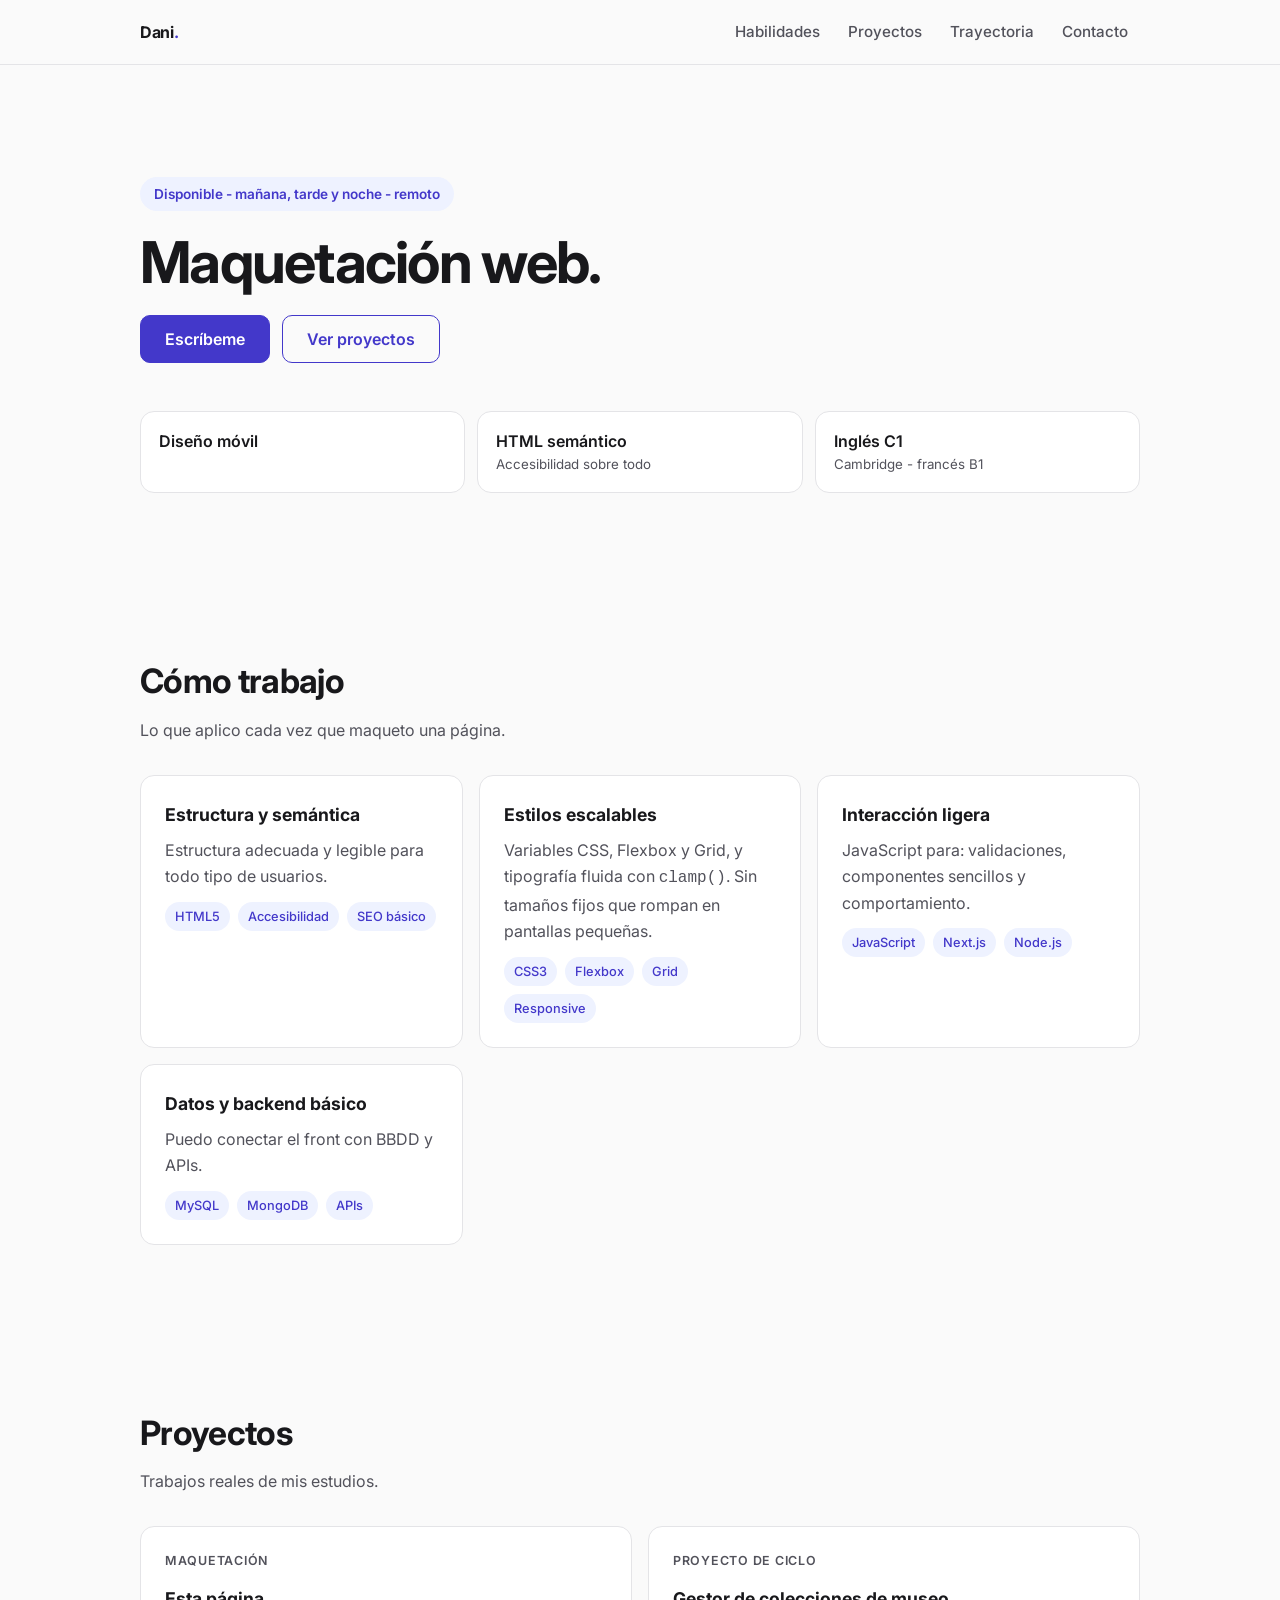
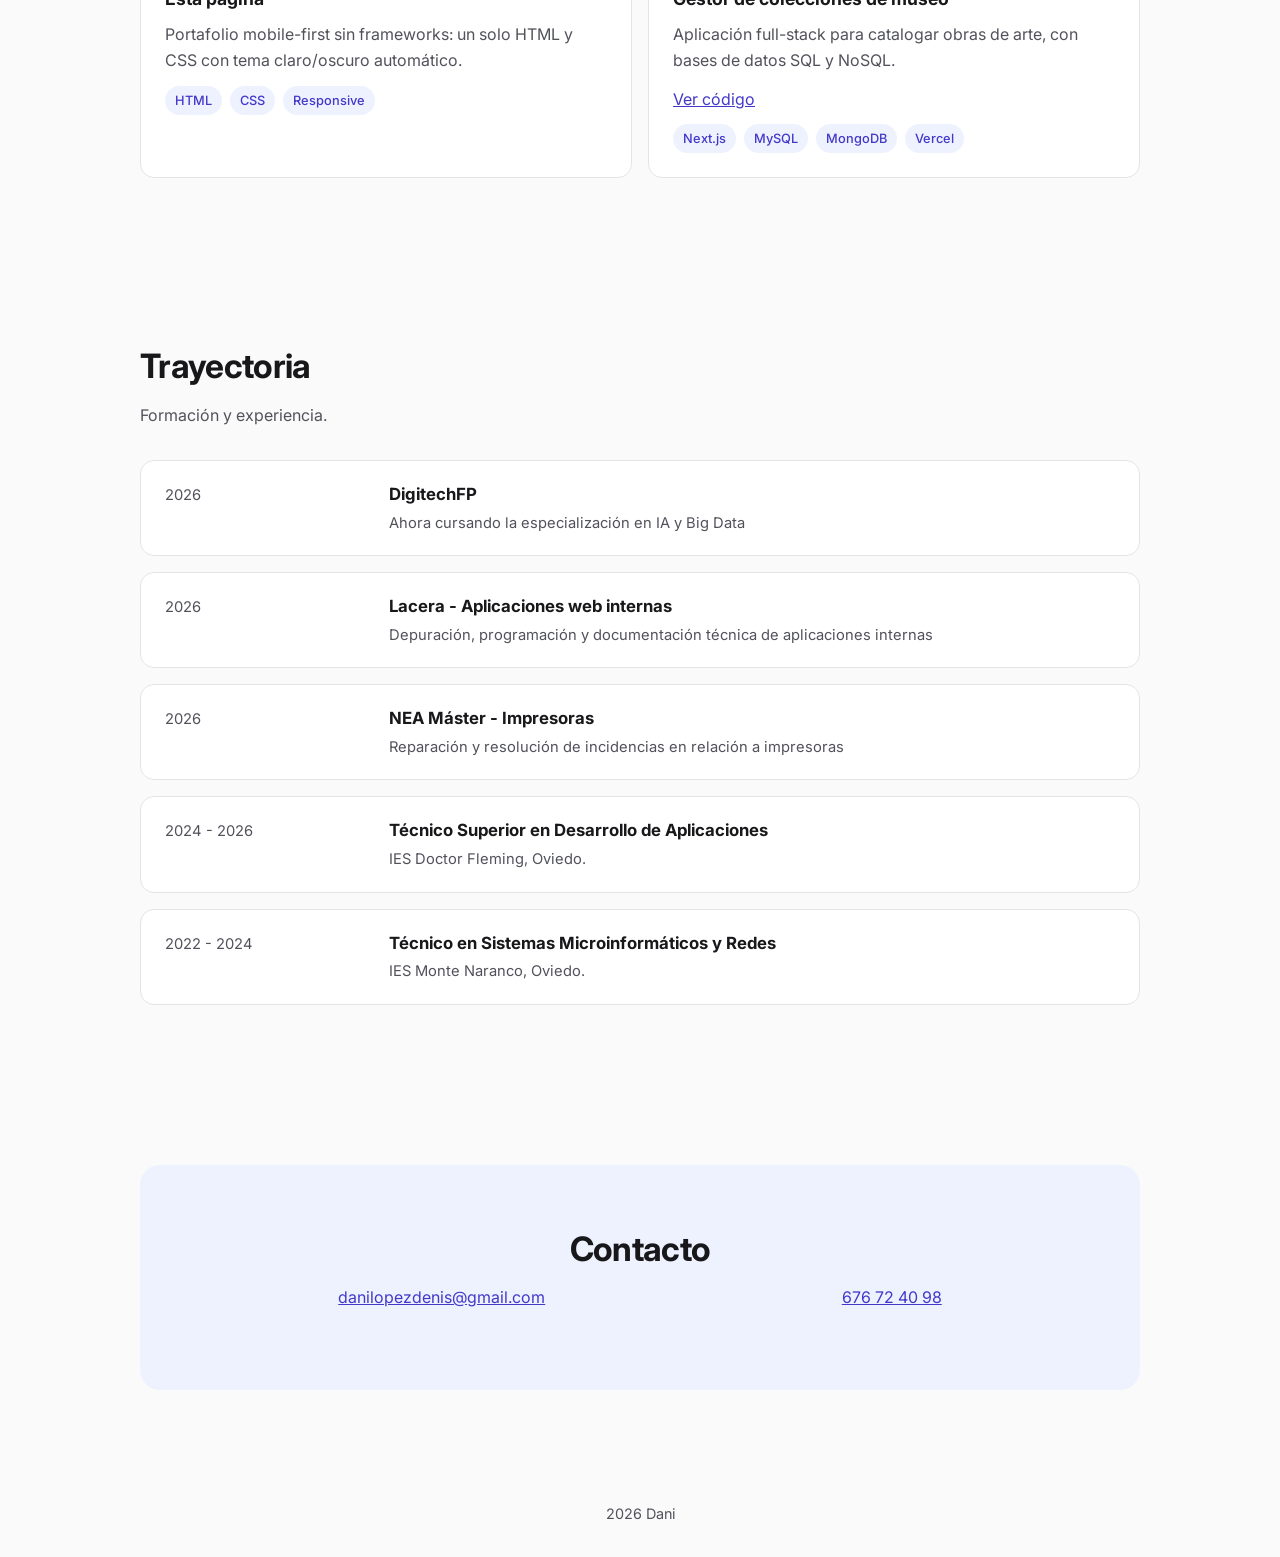
<file: index.html>
<!DOCTYPE html>
<html lang="es">
<head>
<meta charset="UTF-8">
<meta name="viewport" content="width=device-width, initial-scale=1, viewport-fit=cover">
<title>Dani</title>
<meta name="" content="">
<link rel="preconnect" href="https://fonts.googleapis.com">
<link rel = "stylesheet" href = "styles.css">
<link href="https://fonts.googleapis.com/css2?family=Inter:wght@400;500;600;700&display=swap" rel="stylesheet">


</head>
<body>
<a class="saltar" href="#main">Saltar al contenido</a>

<header class="site-header">
  <div class="wrap bar">
    <a class="logo" href="#inicio">Dani<span>.</span></a>
    <nav aria-label="Principal">
      <ul>
        <li><a href="#habilidades">Habilidades</a></li>
        <li><a href="#proyectos">Proyectos</a></li>
        <li><a href="#trayectoria">Trayectoria</a></li>
        <li><a href="#contacto">Contacto</a></li>
      </ul>
    </nav>
  </div>
</header>

<main id="main">
  <div class="wrap hero" id="inicio">
    <p class="disponibilidad">Disponible - mañana, tarde y noche - remoto</p>
    <h1>Maquetación web.</h1>
    <div class="cta">
      <a class="btn btn-primary" href="mailto:danilopezdenis@gmail.com">Escríbeme</a>
      <a class="btn btn-ghost" href="#proyectos">Ver proyectos</a>
    </div>
    <ul class="facts">
      <li>Diseño móvil</li>
      <li>HTML semántico<small>Accesibilidad sobre todo</small></li>
      <li>Inglés C1<small>Cambridge - francés B1</small></li>
    </ul>
  </div>

  <section id="habilidades">
    <div class="wrap">
      <h2>Cómo trabajo</h2>
      <p class="sub">Lo que aplico cada vez que maqueto una página.</p>
      <div class="grid">
        <article class="card">
          <h3>Estructura y semántica</h3>
          <p>Estructura adecuada y legible para todo tipo de usuarios.</p>
          <ul class="tags"><li>HTML5</li><li>Accesibilidad</li><li>SEO básico</li></ul>
        </article>
        <article class="card">
          <h3>Estilos escalables</h3>
          <p>Variables CSS, Flexbox y Grid, y tipografía fluida con <code>clamp()</code>. Sin tamaños fijos que rompan en pantallas pequeñas.</p>
          <ul class="tags"><li>CSS3</li><li>Flexbox</li><li>Grid</li><li>Responsive</li></ul>
        </article>
        <article class="card">
          <h3>Interacción ligera</h3>
          <p>JavaScript para: validaciones, componentes sencillos y comportamiento.</p>
          <ul class="tags"><li>JavaScript</li><li>Next.js</li><li>Node.js</li></ul>
        </article>
        <article class="card">
          <h3>Datos y backend básico</h3>
          <p>Puedo conectar el front con BBDD y APIs.</p>
          <ul class="tags"><li>MySQL</li><li>MongoDB</li><li>APIs</li></ul>
        </article>
      </div>
    </div>
  </section>

  <section id="proyectos">
    <div class="wrap">
      <h2>Proyectos</h2>
      <p class="sub">Trabajos reales de mis estudios.</p>
      <div class="grid">
        <article class="card">
          <p class="label">Maquetación</p>
          <h3>Esta página</h3>
          <p>Portafolio mobile-first sin frameworks: un solo HTML y CSS con tema claro/oscuro automático.</p>
          <ul class="tags"><li>HTML</li><li>CSS</li><li>Responsive</li></ul>
        </article>
        <article class="card">
          <p class="label">Proyecto de ciclo</p>
          <h3>Gestor de colecciones de museo</h3>
          <p>Aplicación full-stack para catalogar obras de arte, con bases de datos SQL y NoSQL.</p>
          <p><a href="https://github.com/danilopezdenis-sketch/Proyecto_Museo.git">Ver código</a></p>
          <ul class="tags"><li>Next.js</li><li>MySQL</li><li>MongoDB</li><li>Vercel</li></ul>
        </article>
      </div>
    </div>
  </section>

  <section id="trayectoria">
    <div class="wrap">
      <h2>Trayectoria</h2>
      <p class="sub">Formación y experiencia.</p>
      <ul class="timeline">
        <li><span>2026</span><div><b>DigitechFP</b><br><span>Ahora cursando la especialización en IA y Big Data</span></div></li>
        <li><span>2026</span><div><b>Lacera - Aplicaciones web internas</b><br><span>Depuración, programación y documentación técnica de aplicaciones internas</span></div></li>
        <li><span>2026</span><div><b>NEA Máster - Impresoras</b><br><span>Reparación y resolución de incidencias en relación a impresoras</span></div></li>
        <li><span>2024 - 2026</span><div><b>Técnico Superior en Desarrollo de Aplicaciones</b><br><span>IES Doctor Fleming, Oviedo.</span></div></li>
        <li><span>2022 - 2024</span><div><b>Técnico en Sistemas Microinformáticos y Redes</b><br><span>IES Monte Naranco, Oviedo.</span></div></li>
      </ul>
    </div>
  </section>

  <section id="contacto">
    <div class="wrap">
      <div class="contact">
        <h2>Contacto</h2>
        <div class="cta">
         <p><a href="mailto:danilopezdenis@gmail.com">danilopezdenis@gmail.com</a></p>
         <p><a href="tel:+34676724098">676 72 40 98</a></p>
        </div>
      </div>
    </div>
  </section>
</main>

<footer>
  <div class="wrap">2026 Dani</div>
</footer>
</body>
</html>
</file>
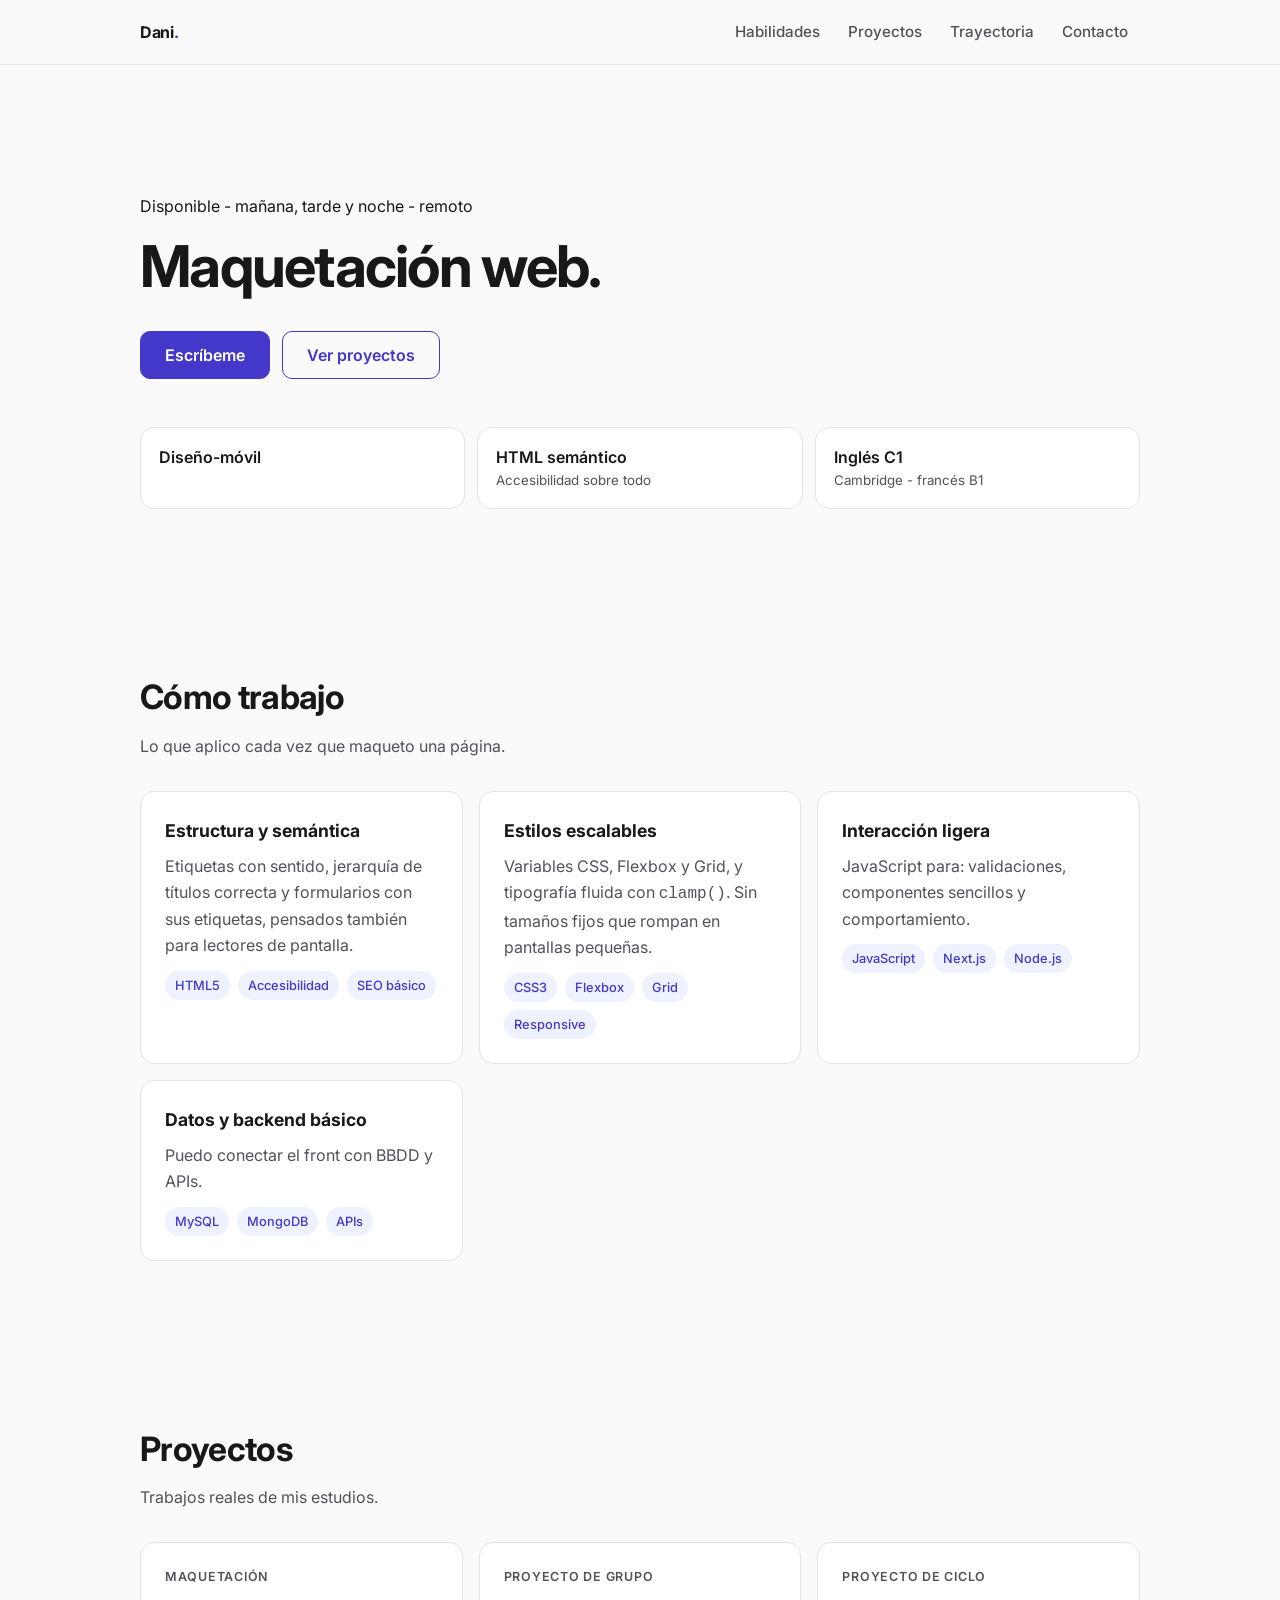
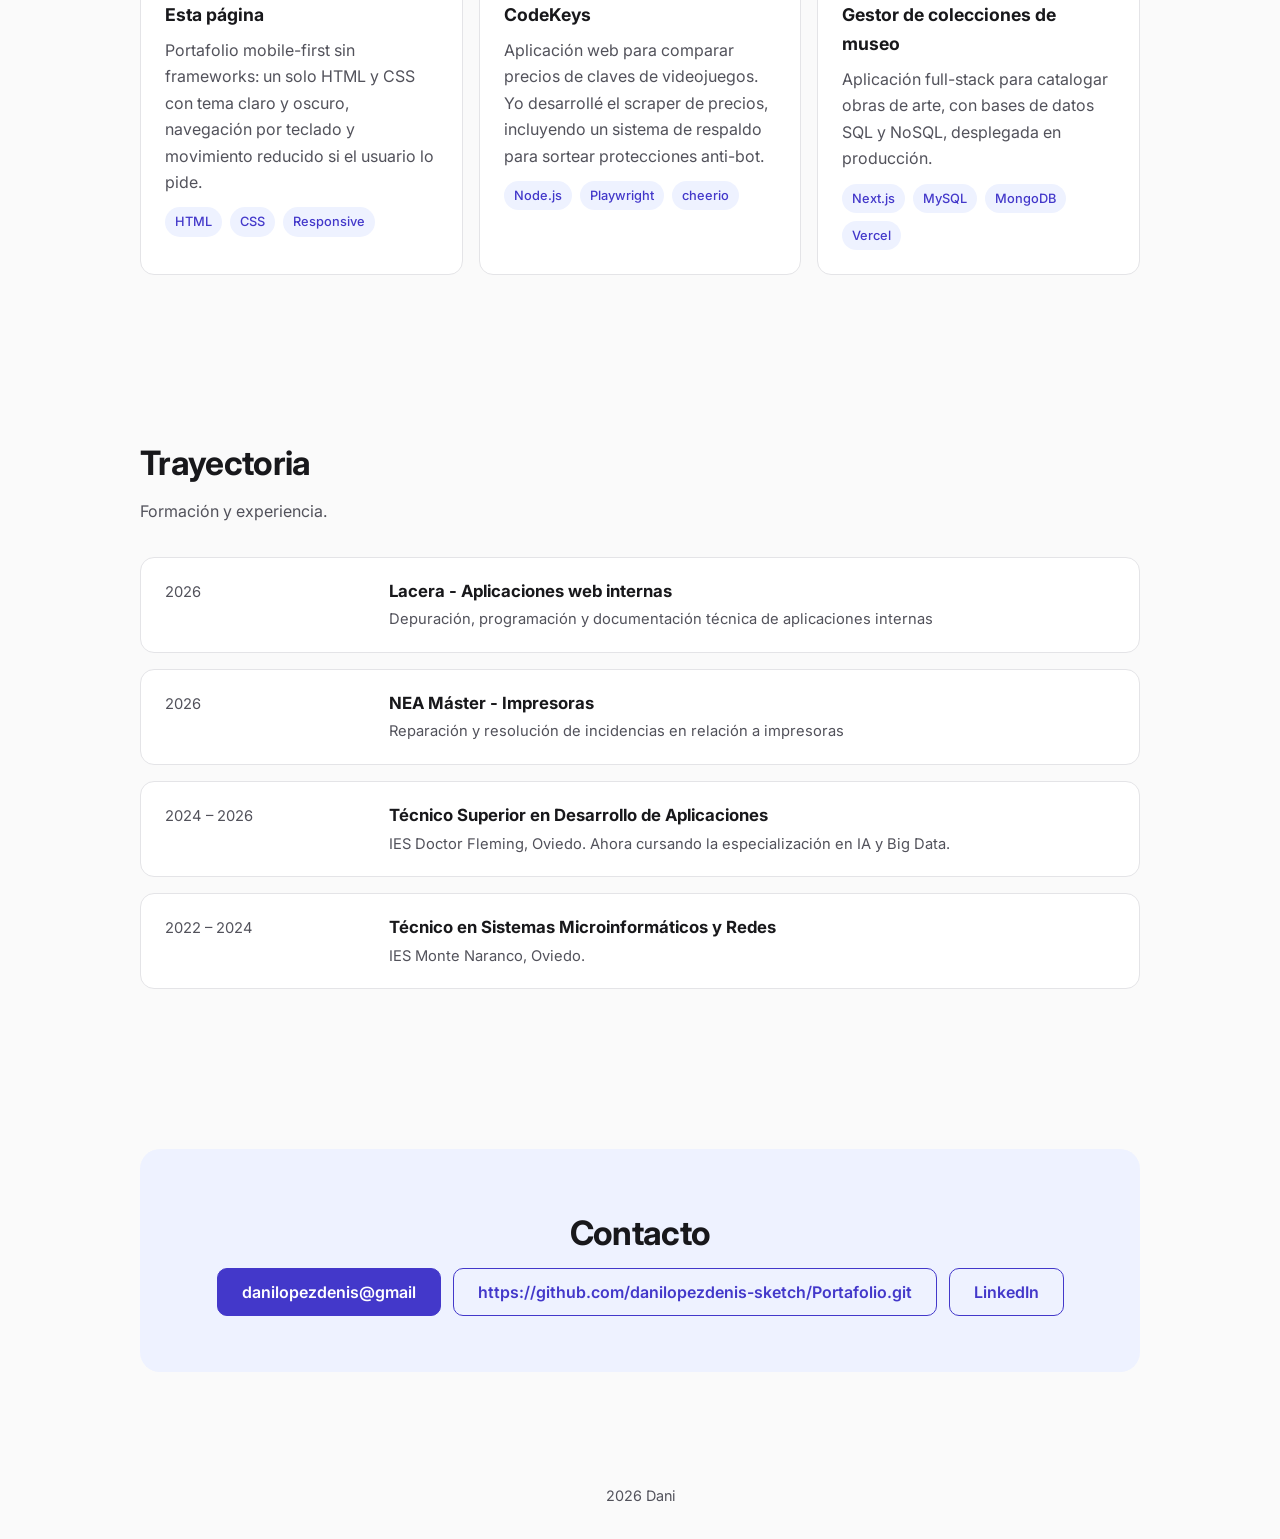
<file: Portafolio · Maquetación web junior.html>
<!DOCTYPE html>
<html lang="es">
<head>
<meta charset="UTF-8">
<meta name="viewport" content="width=device-width, initial-scale=1, viewport-fit=cover">
<title>Dani</title>
<meta name="" content="">
<link rel="preconnect" href="https://fonts.googleapis.com">
<link rel = "stylesheet" href = "styles.css">
<link href="https://fonts.googleapis.com/css2?family=Inter:wght@400;500;600;700&display=swap" rel="stylesheet">


</head>
<body>
<a class="saltar" href="#main">Saltar al contenido</a>

<header class="site-header">
  <div class="wrap bar">
    <a class="logo" href="#inicio">Dani<span>.</span></a>
    <nav aria-label="Principal">
      <ul>
        <li><a href="#habilidades">Habilidades</a></li>
        <li><a href="#proyectos">Proyectos</a></li>
        <li><a href="#trayectoria">Trayectoria</a></li>
        <li><a href="#contacto">Contacto</a></li>
      </ul>
    </nav>
  </div>
</header>

<main id="main">
  <div class="wrap hero" id="inicio">
    <p class="eyebrow">Disponible - mañana, tarde y noche - remoto</p>
    <h1>Maquetación web.</h1>
    <p class="lead"></p>
    <div class="cta">
      <a class="btn btn-primary" href="mailto:tu@email.com">Escríbeme</a>
      <a class="btn btn-ghost" href="#proyectos">Ver proyectos</a>
    </div>
    <ul class="facts">
      <li>Diseño-móvil</li>
      <li>HTML semántico<small>Accesibilidad sobre todo</small></li>
      <li>Inglés C1<small>Cambridge - francés B1</small></li>
    </ul>
  </div>

  <section id="habilidades">
    <div class="wrap">
      <h2>Cómo trabajo</h2>
      <p class="sub">Lo que aplico cada vez que maqueto una página.</p>
      <div class="grid">
        <article class="card">
          <h3>Estructura y semántica</h3>
          <p>Etiquetas con sentido, jerarquía de títulos correcta y formularios con sus etiquetas, pensados también para lectores de pantalla.</p>
          <ul class="tags"><li>HTML5</li><li>Accesibilidad</li><li>SEO básico</li></ul>
        </article>
        <article class="card">
          <h3>Estilos escalables</h3>
          <p>Variables CSS, Flexbox y Grid, y tipografía fluida con <code>clamp()</code>. Sin tamaños fijos que rompan en pantallas pequeñas.</p>
          <ul class="tags"><li>CSS3</li><li>Flexbox</li><li>Grid</li><li>Responsive</li></ul>
        </article>
        <article class="card">
          <h3>Interacción ligera</h3>
          <p>JavaScript para: validaciones, componentes sencillos y comportamiento.</p>
          <ul class="tags"><li>JavaScript</li><li>Next.js</li><li>Node.js</li></ul>
        </article>
        <article class="card">
          <h3>Datos y backend básico</h3>
          <p>Puedo conectar el front con BBDD y APIs.</p>
          <ul class="tags"><li>MySQL</li><li>MongoDB</li><li>APIs</li></ul>
        </article>
      </div>
    </div>
  </section>

  <section id="proyectos">
    <div class="wrap">
      <h2>Proyectos</h2>
      <p class="sub">Trabajos reales de mis estudios.</p>
      <div class="grid">
        <article class="card">
          <p class="label">Maquetación</p>
          <h3>Esta página</h3>
          <p>Portafolio mobile-first sin frameworks: un solo HTML y CSS con tema claro y oscuro, navegación por teclado y movimiento reducido si el usuario lo pide.</p>
          <ul class="tags"><li>HTML</li><li>CSS</li><li>Responsive</li></ul>
        </article>
        <article class="card">
          <p class="label">Proyecto de grupo</p>
          <h3>CodeKeys</h3>
          <p>Aplicación web para comparar precios de claves de videojuegos. Yo desarrollé el scraper de precios, incluyendo un sistema de respaldo para sortear protecciones anti-bot.</p>
          <ul class="tags"><li>Node.js</li><li>Playwright</li><li>cheerio</li></ul>
        </article>
        <article class="card">
          <p class="label">Proyecto de ciclo</p>
          <h3>Gestor de colecciones de museo</h3>
          <p>Aplicación full-stack para catalogar obras de arte, con bases de datos SQL y NoSQL, desplegada en producción.</p>
          <ul class="tags"><li>Next.js</li><li>MySQL</li><li>MongoDB</li><li>Vercel</li></ul>
        </article>
      </div>
    </div>
  </section>

  <section id="trayectoria">
    <div class="wrap">
      <h2>Trayectoria</h2>
      <p class="sub">Formación y experiencia.</p>
      <ul class="timeline">
        <li><span>2026</span><div><b>Lacera - Aplicaciones web internas</b><br><span>Depuración, programación y documentación técnica de aplicaciones internas<span></div></li>
        <li><span>2026</span><div><b>NEA Máster - Impresoras</b><br><span>Reparación y resolución de incidencias en relación a impresoras</span></div></li>
        <li><span>2024 – 2026</span><div><b>Técnico Superior en Desarrollo de Aplicaciones</b><br><span>IES Doctor Fleming, Oviedo. Ahora cursando la especialización en IA y Big Data.</span></div></li>
        <li><span>2022 – 2024</span><div><b>Técnico en Sistemas Microinformáticos y Redes</b><br><span>IES Monte Naranco, Oviedo.</span></div></li>
      </ul>
    </div>
  </section>

  <section id="contacto">
    <div class="wrap">
      <div class="contact">
        <h2>Contacto</h2>
        <div class="cta">
          <a class="btn btn-primary" href="mailto:tu@email.com">danilopezdenis@gmail</a>
          <a class="btn btn-ghost" href="https://github.com/" rel="noopener">https://github.com/danilopezdenis-sketch/Portafolio.git</a>
          <a class="btn btn-ghost" href="https://www.linkedin.com/" rel="noopener">LinkedIn</a>
        </div>
      </div>
    </div>
  </section>
</main>

<footer>
  <div class="wrap">2026 Dani</div>
</footer>
</body>
</html>
</file>
<file: styles.css>
:root{
  --bg:#fafafa;--surface:#fff;--text:#18181b;--muted:#52525b;--border:#e4e4e7;
  --accent:#4338ca;--accent-text:#fff;--accent-soft:#eef2ff;
  --radius:14px;--max:1040px;
  box-sizing:border-box;
  padding-top:env(safe-area-inset-top,0px);
  padding-bottom:env(safe-area-inset-bottom,0px);
}
@media (prefers-color-scheme:dark){
  :root:not([data-theme="light"]){
    --bg:#0f0f12;--surface:#18181c;--text:#f4f4f5;--muted:#a1a1aa;--border:#2a2a30;
    --accent:#a5b4fc;--accent-text:#0f0f12;--accent-soft:#1e1f3a;color-scheme:dark;
  }
}
:root[data-theme="dark"]{
  --bg:#0f0f12;--surface:#18181c;--text:#f4f4f5;--muted:#a1a1aa;--border:#2a2a30;
  --accent:#a5b4fc;--accent-text:#0f0f12;--accent-soft:#1e1f3a;color-scheme:dark;
}
html{scroll-behavior:smooth;scroll-padding-top:calc(72px + env(safe-area-inset-top,0px))}
*,*::before,*::after{box-sizing:border-box}
body{margin:0;background:var(--bg);color:var(--text);font:400 1rem/1.65 Inter,system-ui,-apple-system,"Segoe UI",Roboto,sans-serif}
img{max-width:100%;height:auto}
a{color:var(--accent)}
:focus-visible{outline:3px solid var(--accent);outline-offset:3px;border-radius:6px}
.saltar{position:absolute;left:-999px;top:8px;background:var(--accent);color:var(--accent-text);padding:10px 16px;border-radius:8px;z-index:100}
.saltar:focus{left:8px}
.wrap{width:100%;max-width:var(--max);margin-inline:auto;padding-inline:20px}

.site-header{position:sticky;top:env(safe-area-inset-top,0px);z-index:20;background:color-mix(in srgb,var(--bg) 88%,transparent);backdrop-filter:blur(10px);border-bottom:1px solid var(--border)}
.bar{display:flex;align-items:center;justify-content:space-between;gap:16px;min-height:64px;flex-wrap:wrap;padding-block:8px}
.logo{font-weight:700;letter-spacing:-.02em;text-decoration:none;color:var(--text)}
.logo span{color:var(--accent)}
nav ul{display:flex;gap:4px;list-style:none;margin:0;padding:0;flex-wrap:wrap}
nav a{display:inline-flex;align-items:center;min-height:44px;padding:0 12px;border-radius:8px;color:var(--muted);text-decoration:none;font-weight:500;font-size:.95rem}
nav a:hover{color:var(--text);background:var(--accent-soft)}

.btn{display:inline-flex;align-items:center;justify-content:center;min-height:48px;padding:0 24px;border-radius:10px;font-weight:600;text-decoration:none;border:1px solid var(--accent);transition:transform .15s ease,background .15s ease}
.btn-primary{background:var(--accent);color:var(--accent-text)}
.btn-primary:hover{transform:translateY(-2px)}
.btn-ghost{color:var(--accent);background:transparent}
.btn-ghost:hover{background:var(--accent-soft)}
.cta{display:flex;gap:12px;flex-wrap:wrap}

.hero{padding-block:clamp(48px,10vw,112px) clamp(32px,6vw,64px)}
.disponibilidad{display:inline-block;background:var(--accent-soft);color:var(--accent);font-weight:600;font-size:.85rem;padding:6px 14px;border-radius:999px;margin:0 0 20px}
h1{font-size:clamp(2rem,6vw,3.6rem);line-height:1.1;letter-spacing:-.03em;margin:0 0 20px;max-width:18ch}
.lead{font-size:clamp(1.05rem,2.2vw,1.25rem);color:var(--muted);max-width:56ch;margin:0 0 32px}
.facts{display:grid;grid-template-columns:repeat(auto-fit,minmax(170px,1fr));gap:12px;margin-top:48px;padding:0;list-style:none}
.facts li{background:var(--surface);border:1px solid var(--border);border-radius:var(--radius);padding:16px 18px;font-weight:600}
.facts small{display:block;font-weight:400;color:var(--muted)}

section{padding-block:clamp(40px,7vw,80px)}
h2{font-size:clamp(1.5rem,3.5vw,2.1rem);letter-spacing:-.02em;margin:0 0 8px}
.sub{color:var(--muted);margin:0 0 32px;max-width:60ch}
.grid{display:grid;gap:16px;grid-template-columns:repeat(auto-fit,minmax(260px,1fr))}
.card{background:var(--surface);border:1px solid var(--border);border-radius:var(--radius);padding:24px}
.card h3{margin:0 0 8px;font-size:1.1rem}
.card p{margin:0 0 12px;color:var(--muted)}
.tags{display:flex;flex-wrap:wrap;gap:8px;list-style:none;margin:0;padding:0}
.tags li{font-size:.8rem;font-weight:500;padding:4px 10px;border-radius:999px;background:var(--accent-soft);color:var(--accent)}
.label{font-size:.78rem;font-weight:600;text-transform:uppercase;letter-spacing:.06em;color:var(--accent);margin:0 0 8px}

.timeline{list-style:none;margin:0;padding:0;display:grid;gap:16px}
.timeline li{display:grid;gap:4px;padding:20px 24px;background:var(--surface);border:1px solid var(--border);border-radius:var(--radius)}
.timeline b{font-size:1.05rem}
.timeline span{color:var(--muted);font-size:.92rem}

.contact{background:var(--accent-soft);border-radius:calc(var(--radius) + 6px);padding:clamp(28px,6vw,56px);text-align:center}
.contact p{margin:0 auto 24px;max-width:50ch;color:var(--muted)}
.contact .cta{justify-content:center}
footer{padding-block:32px;color:var(--muted);font-size:.9rem;text-align:center}

@media (min-width:720px){
  .timeline li{grid-template-columns:200px 1fr;gap:24px;align-items:baseline}
}
@media (max-width:540px){
  .bar{justify-content:center}
  .btn{width:100%}
}
@media (prefers-reduced-motion:reduce){
  html{scroll-behavior:auto}
  .btn,.btn-primary:hover{transition:none;transform:none}
}
</file>
